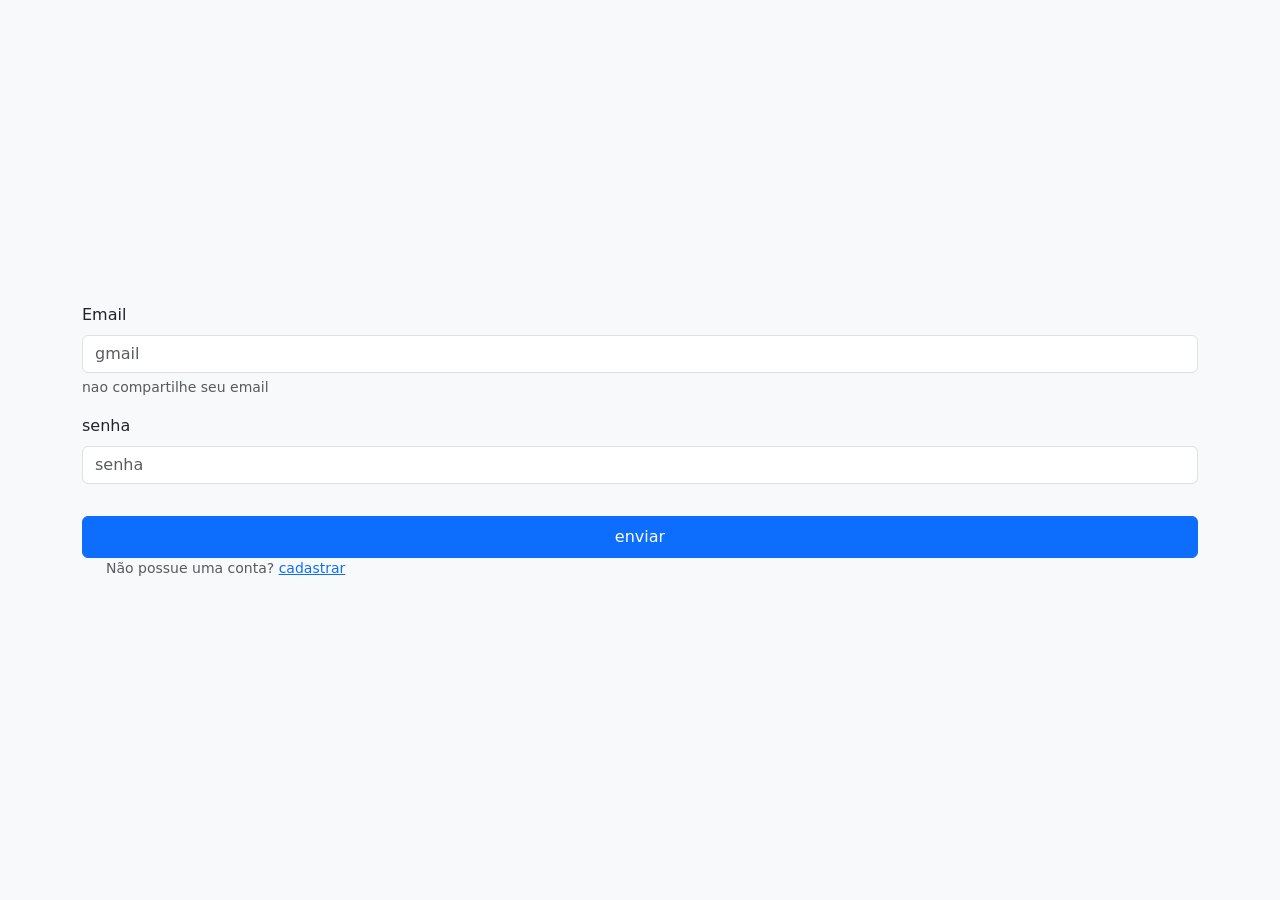
<file: site_dom/index.html>
<!DOCTYPE html>
<html lang="pt-br">
<head>
    <meta charset="UTF-8">
    <meta name="viewport" content="width=device-width, initial-scale=1.0">
    <title>Document</title>
    <link rel="stylesheet" type="txt/css" media="screen" href="style.css">
    <link href="https://cdn.jsdelivr.net/npm/bootstrap@5.3.8/dist/css/bootstrap.min.css" rel="stylesheet" integrity="sha384-sRIl4kxILFvY47J16cr9ZwB07vP4J8+LH7qKQnuqkuIAvNWLzeN8tE5YBujZqJLB" crossorigin="anonymous">
</head>
<body class="bg-light d-flex align-items-center vh-100">
 <div class="container">
     <div class="row justify-content center">
          <form id="loginForm">
             <div class="mb-3">
                <label for="loginEmail" class="form-label">Email</label>
                <input type="email" class="form-control" id="loginEmail" aria-describedby="emailHelp" placeholder="gmail">

             <div id="emailHelp" class="form-text">nao compartilhe seu email</div>
            </div>

            <div class="mb-3">
                    <label for="loginSenha" class="form-label">senha</label>
                    <input type="password" class="form-control" id="loginSenha" placeholder="senha">

            </div>

        
                <button type="submit" class="btn btn-primary w-100 py-2 mt-3">enviar</button>
        <div class="mb-3 form-check">
                    <p class="text-muted small">Não possue uma conta? <a href="cadastro.html">cadastrar</a></p>
        </div>
    </form>
  </div>
</div>

 <script src="script.js"></script>
</body>
</html>
</file>
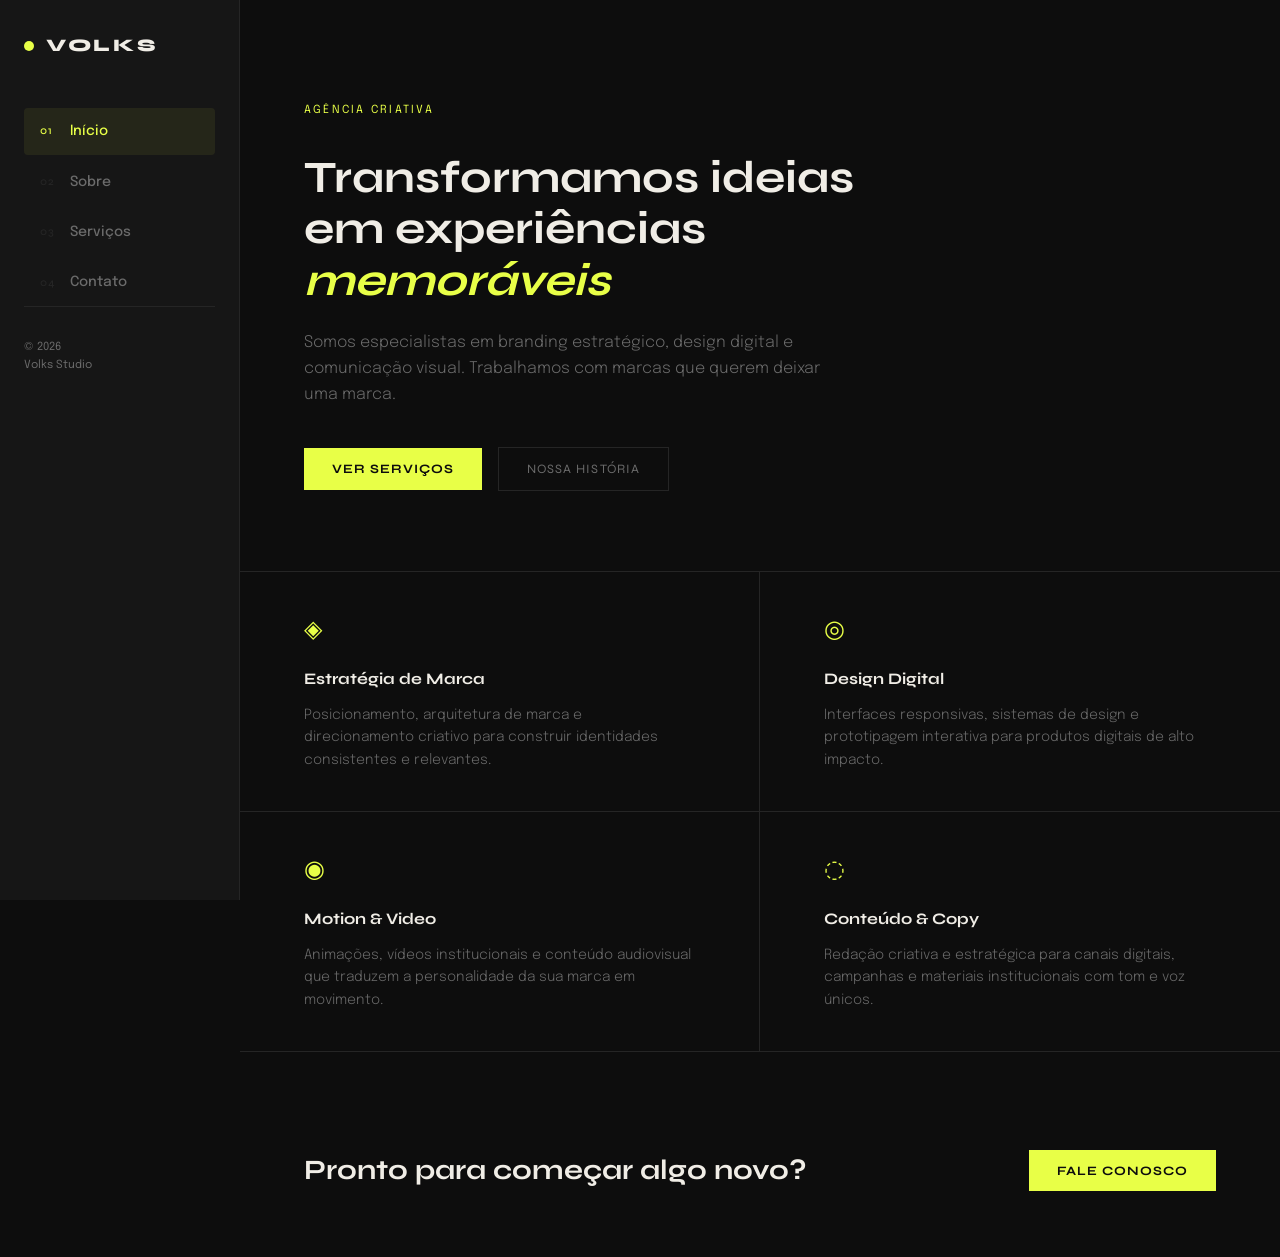
<file: nav2_atividade/index2.html>
<!DOCTYPE html>
<html lang="pt-br">
<head>
    <meta charset="UTF-8">
    <meta name="viewport" content="width=device-width, initial-scale=1.0">
    <title>Site 2 — Menu Lateral Esquerdo</title>
    <link rel="preconnect" href="https://fonts.googleapis.com">
    <link href="https://fonts.googleapis.com/css2?family=Syne:wght@400;700;800&family=Epilogue:wght@300;400;500&display=swap" rel="stylesheet">
    <link rel="stylesheet" href="style2.css">
</head>
<body>
    <div id="app">
        <!-- LAYOUT PRINCIPAL -->
        <div class="shell">
            <!-- SIDEBAR ESQUERDA FIXA -->
            <aside class="sidebar">
                <div class="sidebar-inner">
                    <div class="brand">
                        <span class="brand-dot"></span>
                        <span class="brand-name">VOLKS</span>
                    </div>
                    <nav class="side-nav">
                        <ul>
                            <li><a href="#" class="nav-link active " data-page="page-home"><span class="nav-num">01</span>Início</a></li>
                            <li><a href="#" class="nav-link " data-page="page-sobre"><span class="nav-num">02</span>Sobre</a></li>
                            <li><a href="#" class="nav-link " data-page="page-servicos"><span class="nav-num">03</span>Serviços</a></li>
                            <li><a href="#" class="nav-link " data-page="page-contato"><span class="nav-num">04</span>Contato</a></li>
                        </ul>
                    </nav>
                    <div class="sidebar-footer">
                        <p>© 2026<br>Volks Studio</p>
                    </div>
                </div>
               
            </aside>

            <!-- CONTEÚDO PRINCIPAL -->
            <main class="content-area">

                <!-- PÁGINA INICIAL -->
                <div class="page active" id="page-home">
                    <section class="home-hero">
                        <div class="hero-label">Agência Criativa</div>
                        <h1>Transformamos ideias em experiências <em>memoráveis</em></h1>
                        <p>Somos especialistas em branding estratégico, design digital e comunicação visual. Trabalhamos com marcas que querem deixar uma marca.</p>
                        <div class="hero-actions">
                            <button class="btn" data-page="page-servicos">Ver Serviços</button>
                            <button class="btn-ghost" data-page="page-sobre">Nossa História</button>
                        </div>
                    </section>

                    <section class="home-features">
                        <div class="feature-item">
                            <div class="feature-icon">◈</div>
                            <h3>Estratégia de Marca</h3>
                            <p>Posicionamento, arquitetura de marca e direcionamento criativo para construir identidades consistentes e relevantes.</p>
                        </div>
                        <div class="feature-item">
                            <div class="feature-icon">◎</div>
                            <h3>Design Digital</h3>
                            <p>Interfaces responsivas, sistemas de design e prototipagem interativa para produtos digitais de alto impacto.</p>
                        </div>
                        <div class="feature-item">
                            <div class="feature-icon">◉</div>
                            <h3>Motion & Video</h3>
                            <p>Animações, vídeos institucionais e conteúdo audiovisual que traduzem a personalidade da sua marca em movimento.</p>
                        </div>
                        <div class="feature-item">
                            <div class="feature-icon">◌</div>
                            <h3>Conteúdo & Copy</h3>
                            <p>Redação criativa e estratégica para canais digitais, campanhas e materiais institucionais com tom e voz únicos.</p>
                        </div>
                    </section>

                    <section class="home-cta">
                        <h2>Pronto para começar algo novo?</h2>
                        <button class="btn" data-page="page-contato">Fale Conosco</button>
                    </section>
                </div>

                <!-- PÁGINA SOBRE -->
                <div class="page" id="page-sobre">
                    <div class="inner-header">
                        <div class="breadcrumb"><span>Volks</span> / Sobre</div>
                        <h2>Nossa História</h2>
                    </div>
                    <div class="inner-body">
                        <p class="lead">Fundada em 2017 por um grupo de criativos apaixonados por comunicação, a Volks Studio cresceu de um pequeno coletivo para uma agência completa com projetos em todo o Brasil.</p>
                        <p>Acreditamos que o bom design não é apenas estético — é funcional, estratégico e humano. Cada projeto começa com uma escuta profunda das necessidades do cliente e termina com soluções que geram resultado real.</p>
                        <p>Nossa equipe multidisciplinar reúne designers, estrategistas, redatores e desenvolvedores unidos por uma missão comum: criar trabalho que envergonha o medíocre e inspira o extraordinário.</p>
                        <div class="team-grid">
                            <div class="team-card"><div class="team-avatar av1"></div><strong>Ana Lima</strong><span>Diretora Criativa</span></div>
                            <div class="team-card"><div class="team-avatar av2"></div><strong>Bruno Souza</strong><span>Head de Estratégia</span></div>
                            <div class="team-card"><div class="team-avatar av3"></div><strong>Carla Motta</strong><span>Líder de Design</span></div>
                        </div>
                    </div>
                </div>

                <!-- PÁGINA SERVIÇOS -->
                <div class="page" id="page-servicos">
                    <div class="inner-header">
                        <div class="breadcrumb"><span>Volks</span> / Serviços</div>
                        <h2>O que fazemos</h2>
                    </div>
                    <div class="inner-body">
                        <p class="lead">Oferecemos uma gama completa de serviços criativos e estratégicos para marcas que buscam se destacar no mercado.</p>
                        <div class="service-list">
                            <div class="service-row">
                                <div class="service-num">01</div>
                                <div>
                                    <h4>Branding Completo</h4>
                                    <p>Pesquisa, posicionamento, identidade visual, manual de marca e implementação em todos os pontos de contato.</p>
                                </div>
                            </div>
                            <div class="service-row">
                                <div class="service-num">02</div>
                                <div>
                                    <h4>UI/UX Design</h4>
                                    <p>Wireframes, prototipagem, testes de usabilidade e design final para aplicativos e plataformas web.</p>
                                </div>
                            </div>
                            <div class="service-row">
                                <div class="service-num">03</div>
                                <div>
                                    <h4>Campanhas Digitais</h4>
                                    <p>Conceito criativo, produção de peças e gestão de campanhas para redes sociais e mídia paga.</p>
                                </div>
                            </div>
                            <div class="service-row">
                                <div class="service-num">04</div>
                                <div>
                                    <h4>Consultoria de Marca</h4>
                                    <p>Diagnóstico, auditoria de marca e roadmap estratégico para reposicionamento e crescimento.</p>
                                </div>
                            </div>
                        </div>
                    </div>
                </div>

                <!-- PÁGINA CONTATO -->
                <div class="page" id="page-contato">
                    <div class="inner-header">
                        <div class="breadcrumb"><span>Volks</span> / Contato</div>
                        <h2>Fale com a gente</h2>
                    </div>
                    <div class="inner-body">
                        <p class="lead">Adoramos conhecer novos projetos e desafios. Entre em contato e vamos marcar uma conversa sem compromisso.</p>
                        <div class="contact-grid">
                            <div class="contact-block"><div class="contact-icon">✉</div><strong>E-mail</strong><span>ola@volksstudio.com.br</span></div>
                            <div class="contact-block"><div class="contact-icon">☎</div><strong>Telefone</strong><span>(47) 98888-1234</span></div>
                            <div class="contact-block"><div class="contact-icon">◎</div><strong>Instagram</strong><span>@volksstudio</span></div>
                            <div class="contact-block"><div class="contact-icon">⊕</div><strong>Endereço</strong><span>Joinville · SC</span></div>
                        </div>
                    </div>
                </div>

            </main>
        </div>
    </div>

    <script src="nav2.js"></script>
</body>
</html>
</file>
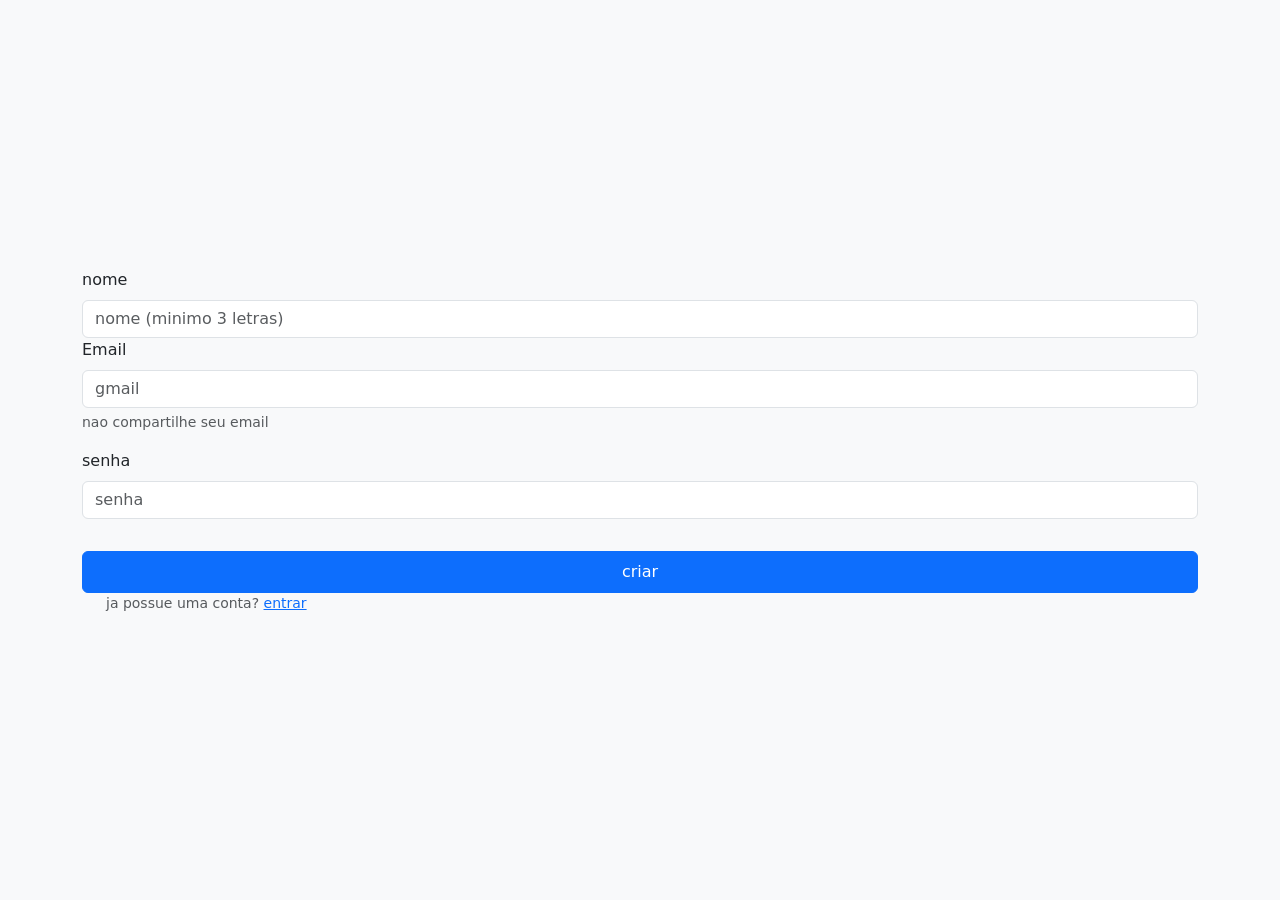
<file: site_dom/cadastro.html>
<!DOCTYPE html>
<html lang="en">
<head>
    <meta charset="UTF-8">
    <meta name="viewport" content="width=device-width, initial-scale=1.0">
    <title>Document</title>
    <link rel="stylesheet" type="txt/css" media="screen" href="style.css">
    <link href="https://cdn.jsdelivr.net/npm/bootstrap@5.3.8/dist/css/bootstrap.min.css" rel="stylesheet" integrity="sha384-sRIl4kxILFvY47J16cr9ZwB07vP4J8+LH7qKQnuqkuIAvNWLzeN8tE5YBujZqJLB" crossorigin="anonymous">
</head>
<body class="bg-light d-flex align-items-center vh-100">
    <div class="container">
        <div class="row justify-content center">
        <form id="cadform">
        <div>
                <label for="cadName" class="form-label">nome</label>
                <input type="text" class="form-control" id="cadName" placeholder="nome (minimo 3 letras)" required>
        </div>

        <div class="mb-3">
                <label for="cadEmail" class="form-label">Email</label>
                <input type="email" class="form-control" id="cadEmail" aria-describedby="emailHelp" placeholder="gmail" required>

        <div id="emailHelp" class="form-text">nao compartilhe seu email</div>
        </div>

        <div class="mb-3">
                 <label for="cadSenha" class="form-label">senha</label>
                 <input type="password" class="form-control" id="cadSenha" placeholder="senha" required>

        </div>
       
         <button type="submit" class="btn btn-primary w-100 py-2 mt-3">criar</button>

        <div class="mb-3 form-check">
                <p class="text-muted small">ja possue uma conta? <a href="index.html">entrar</a></p>
        </div>

    </form>
  </div>
</div>
<script src="script.js"></script>
</body>
</html>
</file>
<file: nav2_atividade/style2.css>
/* ===== RESET & VARIÁVEIS ===== */
*, *::before, *::after { margin: 0; padding: 0; box-sizing: border-box; }

:root {
    --bg: #0d0d0d;
    --surface: #161616;
    --sidebar-w: 240px;
    --accent: #e8ff47;
    --text: #f0ede6;
    --muted: #6b6b6b;
    --border: #252525;
    font-size: 16px;
}

body {
    font-family: 'Epilogue', sans-serif;
    background: var(--bg);
    color: var(--text);
    line-height: 1.6;
    min-height: 100vh;
}

/* ===== SHELL PRINCIPAL: GRID ===== */
.shell {
    display: grid;
    grid-template-columns: var(--sidebar-w) 1fr;
    min-height: 100vh;
}

/* ===== SIDEBAR ===== */
.sidebar {
    background: var(--surface);
    border-right: 1px solid var(--border);
    position: sticky;
    top: 0;
    height: 100vh;
    overflow: hidden;
}

.sidebar-inner {
    display: flex;
    flex-direction: column;
    height: 100%;
    padding: 2rem 1.5rem;
}

.brand {
    display: flex;
    align-items: center;
    gap: 0.75rem;
    margin-bottom: 3rem;
}

.brand-dot {
    width: 10px;
    height: 10px;
    background: var(--accent);
    border-radius: 50%;
    flex-shrink: 0;
}

.brand-name {
    font-family: 'Syne', sans-serif;
    font-weight: 800;
    font-size: 1.1rem;
    letter-spacing: 0.15em;
    color: var(--text);
}

/* ===== NAV LATERAL ===== */
.side-nav ul {
    list-style: none;
    display: flex;
    flex-direction: column;
    gap: 0.25rem;
    flex: 1;
}

.side-nav a {
    display: flex;
    align-items: center;
    gap: 0.75rem;
    padding: 0.75rem 1rem;
    color: var(--muted);
    text-decoration: none;
    font-size: 0.875rem;
    font-weight: 500;
    border-radius: 4px;
    transition: color 0.2s, background 0.2s;
}

.side-nav a:hover {
    color: var(--text);
    background: rgba(255,255,255,0.04);
}

.side-nav a.active {
    color: var(--accent);
    background: rgba(232,255,71,0.07);
}

.nav-num {
    font-family: 'Syne', sans-serif;
    font-size: 0.7rem;
    color: var(--border);
    letter-spacing: 0.05em;
    min-width: 18px;
    transition: color 0.2s;
}

.side-nav a.active .nav-num,
.side-nav a:hover .nav-num {
    color: var(--accent);
}

.sidebar-footer {
    font-size: 0.7rem;
    color: var(--muted);
    line-height: 1.6;
    padding-top: 2rem;
    border-top: 1px solid var(--border);
}

/* ===== ÁREA DE CONTEÚDO ===== */
.content-area {
    overflow-y: auto;
    background: var(--bg);
}

/* ===== PÁGINAS ===== */
.page { display: none; }
.page.active { display: block; }

/* ===== HOME ===== */
.home-hero {
    padding: 6rem 4rem 3rem;
    max-width: 760px;
}

.hero-label {
    display: inline-block;
    font-size: 0.7rem;
    text-transform: uppercase;
    letter-spacing: 0.2em;
    color: var(--accent);
    margin-bottom: 2rem;
}

.home-hero h1 {
    font-family: 'Syne', sans-serif;
    font-size: clamp(2rem, 3.5vw, 3.2rem);
    font-weight: 700;
    line-height: 1.15;
    margin-bottom: 1.5rem;
    color: var(--text);
}

.home-hero h1 em {
    font-style: italic;
    color: var(--accent);
}

.home-hero p {
    color: var(--muted);
    font-size: 1rem;
    margin-bottom: 2.5rem;
    max-width: 520px;
    font-weight: 300;
}

.hero-actions {
    display: flex;
    gap: 1rem;
    align-items: center;
}

.btn {
    background: var(--accent);
    color: #0d0d0d;
    border: none;
    padding: 0.8rem 1.75rem;
    font-family: 'Syne', sans-serif;
    font-weight: 700;
    font-size: 0.8rem;
    letter-spacing: 0.08em;
    text-transform: uppercase;
    cursor: pointer;
    transition: opacity 0.2s;
}

.btn:hover { opacity: 0.85; }

.btn-ghost {
    background: transparent;
    color: var(--muted);
    border: 1px solid var(--border);
    padding: 0.8rem 1.75rem;
    font-family: 'Syne', sans-serif;
    font-size: 0.8rem;
    letter-spacing: 0.08em;
    text-transform: uppercase;
    cursor: pointer;
    transition: color 0.2s, border-color 0.2s;
}

.btn-ghost:hover { color: var(--text); border-color: var(--muted); }

.home-features {
    display: grid;
    grid-template-columns: 1fr 1fr;
    gap: 0;
    border-top: 1px solid var(--border);
    margin: 2rem 0;
}

.feature-item {
    padding: 2.5rem 4rem;
    border-right: 1px solid var(--border);
    border-bottom: 1px solid var(--border);
}

.feature-item:nth-child(even) { border-right: none; }

.feature-icon {
    font-size: 1.5rem;
    color: var(--accent);
    margin-bottom: 1rem;
    display: block;
}

.feature-item h3 {
    font-family: 'Syne', sans-serif;
    font-size: 1rem;
    font-weight: 700;
    margin-bottom: 0.75rem;
}

.feature-item p { color: var(--muted); font-size: 0.875rem; font-weight: 300; }

.home-cta {
    padding: 4rem;
    display: flex;
    align-items: center;
    gap: 3rem;
}

.home-cta h2 {
    font-family: 'Syne', sans-serif;
    font-size: 1.75rem;
    font-weight: 700;
    flex: 1;
}

/* ===== PÁGINAS INTERNAS ===== */
.inner-header {
    padding: 4rem 4rem 2rem;
    border-bottom: 1px solid var(--border);
}

.breadcrumb {
    font-size: 0.75rem;
    color: var(--muted);
    letter-spacing: 0.1em;
    text-transform: uppercase;
    margin-bottom: 1rem;
}

.breadcrumb span { color: var(--accent); }

.inner-header h2 {
    font-family: 'Syne', sans-serif;
    font-size: 2.5rem;
    font-weight: 800;
}

.inner-body {
    padding: 3rem 4rem;
    max-width: 700px;
}

.lead {
    font-size: 1.1rem;
    color: var(--text);
    margin-bottom: 1.5rem;
    font-weight: 400;
    line-height: 1.7;
}

.inner-body p {
    color: var(--muted);
    margin-bottom: 1rem;
    font-size: 0.95rem;
    font-weight: 300;
    line-height: 1.8;
}

.team-grid {
    display: flex;
    gap: 2rem;
    margin-top: 2.5rem;
}

.team-card {
    display: flex;
    flex-direction: column;
    align-items: center;
    gap: 0.5rem;
    text-align: center;
}

.team-avatar {
    width: 72px;
    height: 72px;
    border-radius: 50%;
    background: var(--border);
}

.av1 { background: linear-gradient(135deg, #e8ff47, #a8c020); }
.av2 { background: linear-gradient(135deg, #47c8ff, #2088c0); }
.av3 { background: linear-gradient(135deg, #ff8047, #c04020); }

.team-card strong { font-size: 0.875rem; color: var(--text); }
.team-card span { font-size: 0.75rem; color: var(--muted); }

.service-list {
    display: flex;
    flex-direction: column;
    gap: 0;
    margin-top: 1.5rem;
}

.service-row {
    display: flex;
    gap: 2rem;
    padding: 2rem 0;
    border-bottom: 1px solid var(--border);
    align-items: flex-start;
}

.service-num {
    font-family: 'Syne', sans-serif;
    font-size: 0.75rem;
    color: var(--accent);
    min-width: 24px;
    padding-top: 0.25rem;
}

.service-row h4 { font-family: 'Syne', sans-serif; font-size: 1rem; margin-bottom: 0.5rem; color: var(--text); }
.service-row p { color: var(--muted); font-size: 0.875rem; font-weight: 300; }

.contact-grid {
    display: grid;
    grid-template-columns: 1fr 1fr;
    gap: 1.5rem;
    margin-top: 2rem;
}

.contact-block {
    display: flex;
    flex-direction: column;
    gap: 0.35rem;
    padding: 1.5rem;
    border: 1px solid var(--border);
}

.contact-icon { font-size: 1.2rem; color: var(--accent); margin-bottom: 0.5rem; }
.contact-block strong { font-size: 0.75rem; text-transform: uppercase; letter-spacing: 0.1em; color: var(--muted); }
.contact-block span { font-size: 0.95rem; color: var(--text); }

/* ===== RESPONSIVO ===== */
@media (max-width: 768px) {
    .shell { grid-template-columns: 1fr; }
    .sidebar { display: none; }
    .home-hero { padding: 3rem 1.5rem 2rem; }
    .home-features { grid-template-columns: 1fr; }
    .feature-item { padding: 2rem 1.5rem; border-right: none; }
    .home-cta { padding: 2rem 1.5rem; flex-direction: column; align-items: flex-start; }
    .inner-header { padding: 3rem 1.5rem 1.5rem; }
    .inner-body { padding: 2rem 1.5rem; }
    .team-grid, .contact-grid { grid-template-columns: 1fr 1fr; }
}
</file>
